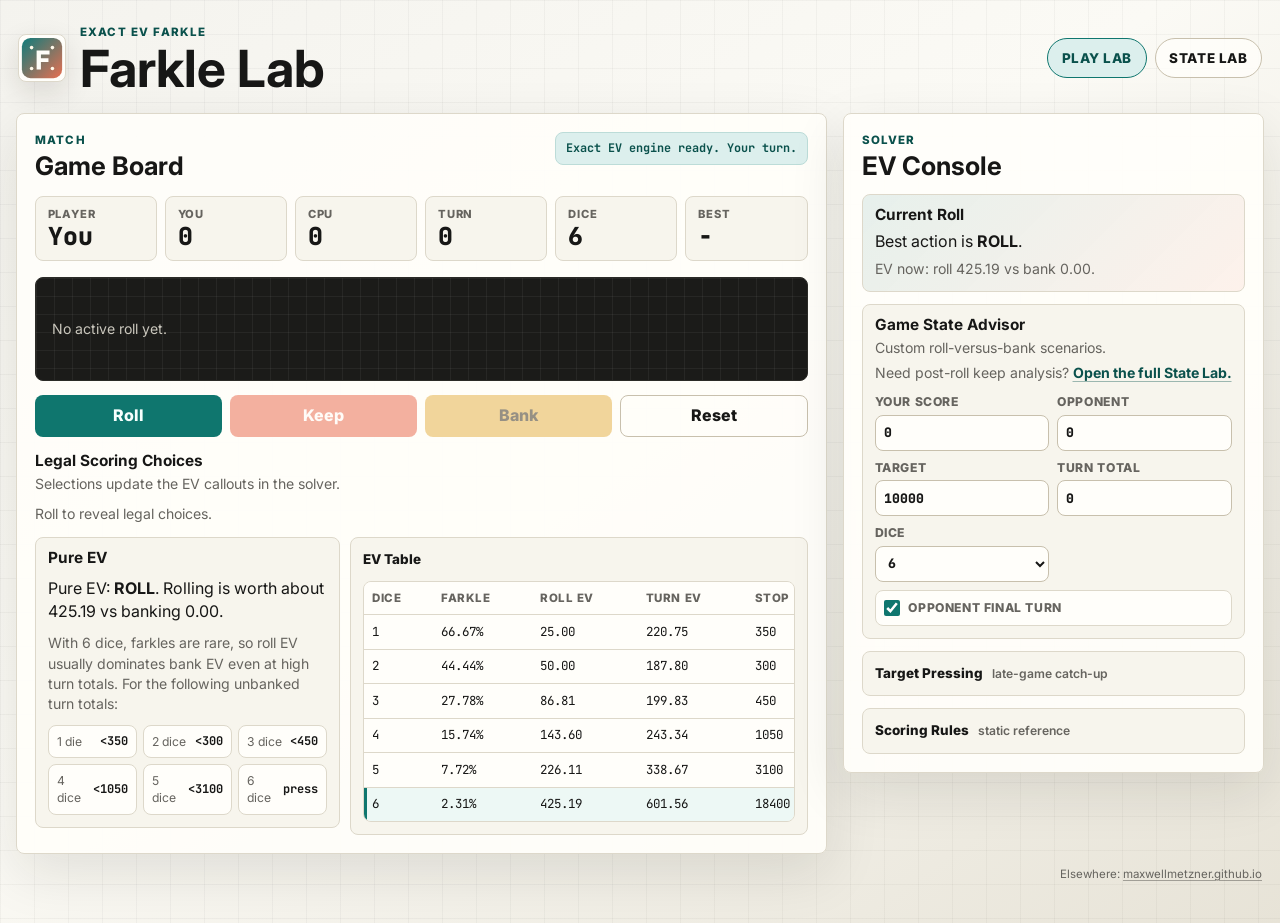
<file: index.html>
<!doctype html>
<html lang="en">
  <head>
    <meta charset="UTF-8" />
    <meta name="viewport" content="width=device-width, initial-scale=1.0" />
    <title>Farkle Lab</title>
    <meta
      name="description"
      content="Play Farkle, review exact EV strategy, and analyze custom game states."
    />
    <link rel="icon" href="icon.svg" type="image/svg+xml" />
    <link rel="apple-touch-icon" href="icon.svg" />
    <link rel="manifest" href="site.webmanifest" />
    <link rel="preconnect" href="https://fonts.googleapis.com" />
    <link rel="preconnect" href="https://fonts.gstatic.com" crossorigin />
    <link
      href="https://fonts.googleapis.com/css2?family=Inter:wght@400;500;600;700;800&family=JetBrains+Mono:wght@500;700&display=swap"
      rel="stylesheet"
    />
    <link rel="stylesheet" href="styles.css" />
  </head>
  <body>
    <main class="layout">
      <header class="app-header">
        <div class="brand-lockup">
          <img class="brand-icon" src="icon.svg" alt="" />
          <div>
            <p class="eyebrow">Exact EV Farkle</p>
            <h1>Farkle Lab</h1>
          </div>
        </div>

        <nav class="page-nav" aria-label="Pages">
          <a class="page-link page-link-active" href="./" aria-current="page">Play Lab</a>
          <a class="page-link" href="state-lab.html">State Lab</a>
        </nav>
      </header>

      <div class="workspace">
        <section class="surface game-panel" aria-labelledby="game-title">
          <div class="panel-title-row">
            <div>
              <p class="eyebrow">Match</p>
              <h2 id="game-title">Game Board</h2>
            </div>
            <span id="status-pill" class="status-pill">Your turn. Roll to begin.</span>
          </div>

          <div class="score-grid score-grid-two-player">
            <article>
              <h3>Player</h3>
              <p id="current-player" class="score-value">You</p>
            </article>
            <article>
              <h3>You</h3>
              <p id="human-score" class="score-value">0</p>
            </article>
            <article>
              <h3>CPU</h3>
              <p id="cpu-score" class="score-value">0</p>
            </article>
            <article>
              <h3>Turn</h3>
              <p id="turn-score" class="score-value">0</p>
            </article>
            <article>
              <h3>Dice</h3>
              <p id="dice-remaining" class="score-value">6</p>
            </article>
            <article>
              <h3>Best</h3>
              <p id="roll-potential" class="score-value">-</p>
            </article>
          </div>

          <div id="dice-tray" class="dice-tray" aria-live="polite"></div>

          <div class="button-row">
            <button id="roll-btn" class="btn btn-primary">Roll</button>
            <button id="keep-btn" class="btn btn-secondary">Keep</button>
            <button id="bank-btn" class="btn btn-warm">Bank</button>
            <button id="reset-btn" class="btn btn-ghost">Reset</button>
          </div>

          <div class="action-block">
            <div class="section-heading">
              <h3>Legal Scoring Choices</h3>
              <p class="hint">Selections update the EV callouts in the solver.</p>
            </div>
            <div id="actions-list" class="actions-list"></div>
          </div>

          <div class="game-analysis-grid">
            <section class="solver-block analysis" aria-labelledby="analysis-title">
              <div class="section-heading">
                <h3 id="analysis-title">Pure EV</h3>
                <p id="ev-recommendation">Roll if turn total is below threshold.</p>
                <p id="ev-explainer" class="hint">
                  Thresholds compare banking now against rolling again.
                </p>
              </div>
              <ul class="threshold-list">
                <li><span>1 die</span><strong>&lt;350</strong></li>
                <li><span>2 dice</span><strong>&lt;300</strong></li>
                <li><span>3 dice</span><strong>&lt;450</strong></li>
                <li><span>4 dice</span><strong>&lt;1050</strong></li>
                <li><span>5 dice</span><strong>&lt;3100</strong></li>
                <li><span>6 dice</span><strong>press</strong></li>
              </ul>
            </section>

            <details class="solver-block compact-details" open>
              <summary>EV Table</summary>
              <div class="table-wrap">
                <table>
                  <thead>
                    <tr>
                      <th>Dice</th>
                      <th>Farkle</th>
                      <th>Roll EV</th>
                      <th>Turn EV</th>
                      <th>Stop</th>
                    </tr>
                  </thead>
                  <tbody>
                    <tr data-ev-row="1"><td>1</td><td>66.67%</td><td>25.00</td><td>220.75</td><td>350</td></tr>
                    <tr data-ev-row="2"><td>2</td><td>44.44%</td><td>50.00</td><td>187.80</td><td>300</td></tr>
                    <tr data-ev-row="3"><td>3</td><td>27.78%</td><td>86.81</td><td>199.83</td><td>450</td></tr>
                    <tr data-ev-row="4"><td>4</td><td>15.74%</td><td>143.60</td><td>243.34</td><td>1050</td></tr>
                    <tr data-ev-row="5"><td>5</td><td>7.72%</td><td>226.11</td><td>338.67</td><td>3100</td></tr>
                    <tr data-ev-row="6"><td>6</td><td>2.31%</td><td>425.19</td><td>601.56</td><td>18400</td></tr>
                  </tbody>
                </table>
              </div>
            </details>
          </div>
        </section>

        <aside class="surface solver-panel" aria-labelledby="solver-title">
          <div class="panel-title-row solver-title-row">
            <div>
              <p class="eyebrow">Solver</p>
              <h2 id="solver-title">EV Console</h2>
            </div>
          </div>

          <section class="solver-block solver-focus" aria-labelledby="current-roll-title">
            <h3 id="current-roll-title">Current Roll</h3>
            <p id="optimal-action">Roll and choose dice to evaluate options.</p>
            <p id="optimal-action-ev" class="hint">Expected turn value: -</p>
          </section>

          <section class="solver-block advisor" aria-labelledby="advisor-title">
            <div class="section-heading">
              <h3 id="advisor-title">Game State Advisor</h3>
              <p class="hint">Custom roll-versus-bank scenarios.</p>
              <p class="hint">
                Need post-roll keep analysis?
                <a class="context-link" href="state-lab.html">Open the full State Lab.</a>
              </p>
            </div>

            <div class="advisor-grid">
              <label>
                Your Score
                <input id="advisor-your-score" type="number" min="0" step="100" value="0" />
              </label>
              <label>
                Opponent
                <input id="advisor-opponent-score" type="number" min="0" step="100" value="0" />
              </label>
              <label>
                Target
                <input id="advisor-target-score" type="number" min="1000" step="500" value="10000" />
              </label>
              <label>
                Turn Total
                <input id="advisor-turn-total" type="number" min="0" step="50" value="0" />
              </label>
              <label>
                Dice
                <select id="advisor-dice-remaining">
                  <option value="1">1</option>
                  <option value="2">2</option>
                  <option value="3">3</option>
                  <option value="4">4</option>
                  <option value="5">5</option>
                  <option value="6" selected>6</option>
                </select>
              </label>
              <label class="advisor-checkbox">
                <input id="advisor-opponents-last-turn" type="checkbox" checked />
                <span>Opponent final turn</span>
              </label>
            </div>

            <div id="advisor-result" class="result-panel result-panel-warning" hidden>
              <h4>State Warning</h4>
              <p id="advisor-recommendation">Enter a scenario to see the recommendation.</p>
              <p id="advisor-details" class="hint">Roll EV: -, Bank EV: -</p>
            </div>
          </section>

          <details class="solver-block compact-details">
            <summary>Target Pressing <span class="summary-note">late-game catch-up</span></summary>
            <p id="pressing-recommendation" class="hint">No target pressure right now.</p>
            <div class="table-wrap">
              <table>
                <thead>
                  <tr>
                    <th>Target</th>
                    <th>6-die Success</th>
                  </tr>
                </thead>
                <tbody>
                  <tr data-target-row="500"><td>500</td><td>57.26%</td></tr>
                  <tr data-target-row="1000"><td>1000</td><td>34.76%</td></tr>
                  <tr data-target-row="1500"><td>1500</td><td>18.94%</td></tr>
                  <tr data-target-row="2000"><td>2000</td><td>10.76%</td></tr>
                  <tr data-target-row="2500"><td>2500</td><td>6.53%</td></tr>
                  <tr data-target-row="3000"><td>3000</td><td>3.79%</td></tr>
                  <tr data-target-row="4000"><td>4000</td><td>1.29%</td></tr>
                </tbody>
              </table>
            </div>
          </details>

          <details class="solver-block compact-details scoring-condensed">
            <summary>Scoring Rules <span class="summary-note">static reference</span></summary>
            <div class="table-wrap">
              <table>
                <thead>
                  <tr>
                    <th>Pattern</th>
                    <th>Pts</th>
                  </tr>
                </thead>
                <tbody>
                  <tr><td>1</td><td>100</td></tr>
                  <tr><td>5</td><td>50</td></tr>
                  <tr><td>111</td><td>1000</td></tr>
                  <tr><td>222/333/444/555/666</td><td>200..600</td></tr>
                  <tr><td>4/5/6 of a kind</td><td>1000/2000/3000</td></tr>
                  <tr><td>Straight 1-6</td><td>1500</td></tr>
                  <tr><td>Three pairs</td><td>1500</td></tr>
                  <tr><td>4-kind + pair</td><td>1500</td></tr>
                  <tr><td>Two triplets</td><td>2500</td></tr>
                </tbody>
              </table>
            </div>
          </details>
        </aside>
      </div>

      <p class="site-signoff">
        Elsewhere:
        <a href="https://maxwellmetzner.github.io" target="_blank" rel="noopener noreferrer">
          maxwellmetzner.github.io
        </a>
      </p>
    </main>

    <script src="app.js"></script>
  </body>
</html>
</file>
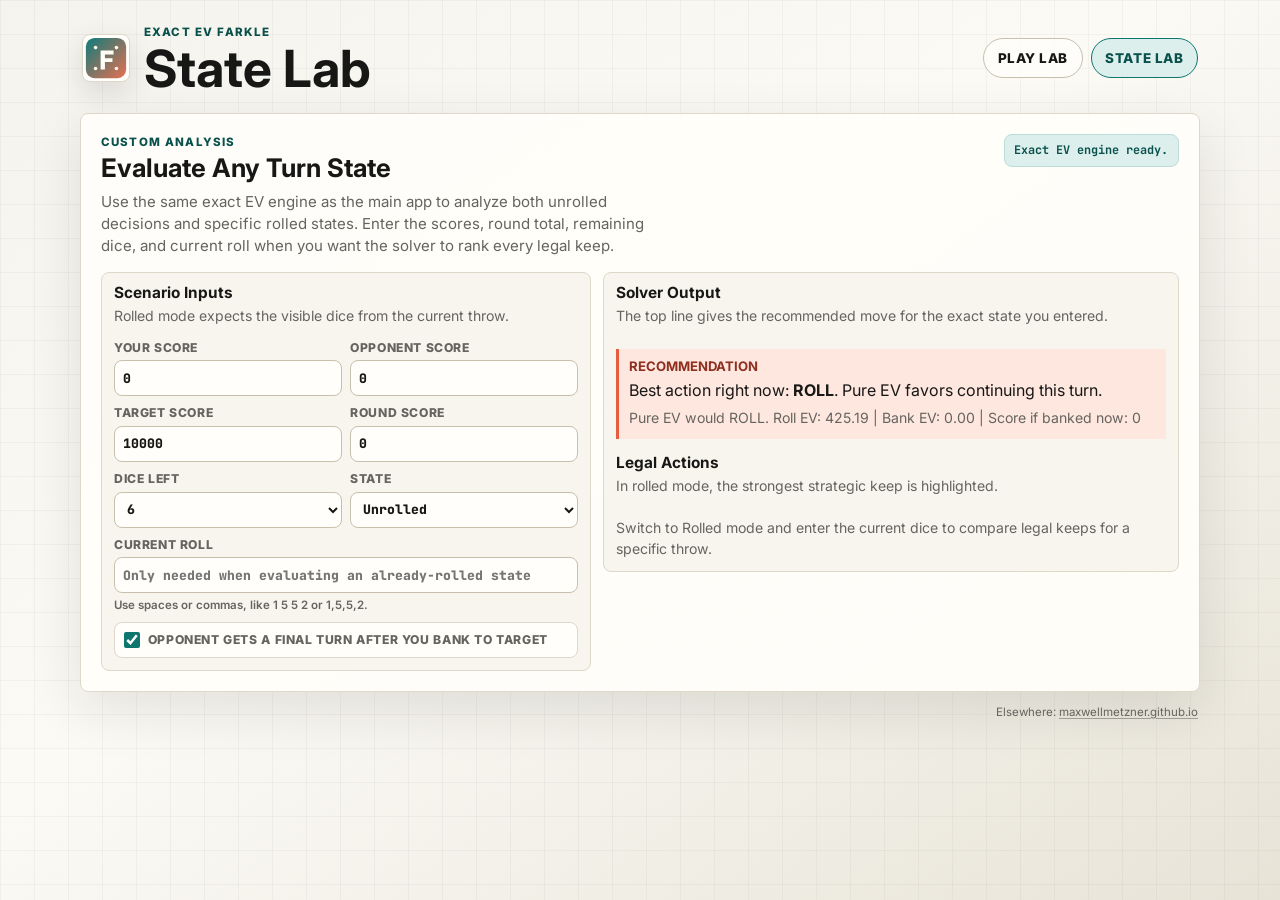
<file: state-lab.html>
<!doctype html>
<html lang="en">
  <head>
    <meta charset="UTF-8" />
    <meta name="viewport" content="width=device-width, initial-scale=1.0" />
    <title>State Lab | Farkle Lab</title>
    <meta
      name="description"
      content="Evaluate custom Farkle game states, compare bank-versus-roll EV, and rank legal keeps for specific rolls."
    />
    <link rel="icon" href="icon.svg" type="image/svg+xml" />
    <link rel="apple-touch-icon" href="icon.svg" />
    <link rel="manifest" href="site.webmanifest" />
    <link rel="preconnect" href="https://fonts.googleapis.com" />
    <link rel="preconnect" href="https://fonts.gstatic.com" crossorigin />
    <link
      href="https://fonts.googleapis.com/css2?family=Inter:wght@400;500;600;700;800&family=JetBrains+Mono:wght@500;700&display=swap"
      rel="stylesheet"
    />
    <link rel="stylesheet" href="styles.css" />
  </head>
  <body>
    <main class="layout layout-single">
      <header class="app-header">
        <div class="brand-lockup">
          <img class="brand-icon" src="icon.svg" alt="" />
          <div>
            <p class="eyebrow">Exact EV Farkle</p>
            <h1>State Lab</h1>
          </div>
        </div>

        <nav class="page-nav" aria-label="Pages">
          <a class="page-link" href="./">Play Lab</a>
          <a class="page-link page-link-active" href="state-lab.html" aria-current="page">State Lab</a>
        </nav>
      </header>

      <section class="surface state-lab-shell" aria-labelledby="state-lab-title">
        <div class="state-lab-hero">
          <div>
            <p class="eyebrow">Custom Analysis</p>
            <h2 id="state-lab-title">Evaluate Any Turn State</h2>
            <p class="state-lab-intro">
              Use the same exact EV engine as the main app to analyze both unrolled decisions and
              specific rolled states. Enter the scores, round total, remaining dice, and current
              roll when you want the solver to rank every legal keep.
            </p>
          </div>

          <span id="state-lab-status" class="status-pill">Building exact EV engine...</span>
        </div>

        <div class="state-lab-grid">
          <section class="solver-block state-lab-form-block" aria-labelledby="state-lab-inputs-title">
            <div class="section-heading">
              <h3 id="state-lab-inputs-title">Scenario Inputs</h3>
              <p class="hint">Rolled mode expects the visible dice from the current throw.</p>
            </div>

            <div class="advisor-grid state-lab-grid-fields">
              <label>
                Your Score
                <input id="state-lab-your-score" type="number" min="0" step="100" value="0" />
              </label>
              <label>
                Opponent Score
                <input id="state-lab-opponent-score" type="number" min="0" step="100" value="0" />
              </label>
              <label>
                Target Score
                <input id="state-lab-target-score" type="number" min="1000" step="500" value="10000" />
              </label>
              <label>
                Round Score
                <input id="state-lab-turn-total" type="number" min="0" step="50" value="0" />
              </label>
              <label>
                Dice Left
                <select id="state-lab-dice-remaining">
                  <option value="1">1</option>
                  <option value="2">2</option>
                  <option value="3">3</option>
                  <option value="4">4</option>
                  <option value="5">5</option>
                  <option value="6" selected>6</option>
                </select>
              </label>
              <label>
                State
                <select id="state-lab-roll-state">
                  <option value="unrolled" selected>Unrolled</option>
                  <option value="rolled">Rolled</option>
                </select>
              </label>
              <label class="state-lab-roll-field">
                Current Roll
                <input
                  id="state-lab-current-roll"
                  type="text"
                  inputmode="numeric"
                  autocomplete="off"
                  spellcheck="false"
                  placeholder="Example: 1 5 5 2"
                />
                <span class="field-note">Use spaces or commas, like 1 5 5 2 or 1,5,5,2.</span>
              </label>
              <label class="advisor-checkbox">
                <input id="state-lab-opponents-last-turn" type="checkbox" checked />
                <span>Opponent gets a final turn after you bank to target</span>
              </label>
            </div>
          </section>

          <section class="solver-block state-lab-output-block" aria-labelledby="state-lab-results-title">
            <div class="section-heading">
              <h3 id="state-lab-results-title">Solver Output</h3>
              <p class="hint">The top line gives the recommended move for the exact state you entered.</p>
            </div>

            <div id="state-lab-result" class="result-panel result-panel-warning">
              <h4>Recommendation</h4>
              <p id="state-lab-recommendation">Waiting for the solver.</p>
              <p id="state-lab-details" class="hint">Exact EV tables are loading.</p>
            </div>

            <div class="section-heading state-lab-actions-heading">
              <h3>Legal Actions</h3>
              <p class="hint">In rolled mode, the strongest strategic keep is highlighted.</p>
            </div>

            <div id="state-lab-actions" class="actions-list state-lab-actions"></div>
          </section>
        </div>
      </section>

      <p class="site-signoff">
        Elsewhere:
        <a href="https://maxwellmetzner.github.io" target="_blank" rel="noopener noreferrer">
          maxwellmetzner.github.io
        </a>
      </p>
    </main>

    <script src="app.js"></script>
  </body>
</html>
</file>
<file: styles.css>
:root {
  --bg: #f4f3ee;
  --bg-deep: #e7e3d7;
  --ink: #171716;
  --ink-muted: #66645f;
  --surface: #fffefa;
  --surface-subtle: #f7f5ed;
  --surface-strong: #1b1b19;
  --line: #ddd8ca;
  --line-strong: #c8c0ad;
  --primary: #0f766e;
  --primary-dark: #0a514c;
  --primary-soft: #dcefed;
  --accent: #e85d3f;
  --accent-soft: #fee7df;
  --warm: #e3aa37;
  --warm-soft: #fff1c7;
  --shadow: 0 18px 55px rgba(31, 28, 20, 0.11);
  --mono: "JetBrains Mono", "SFMono-Regular", Consolas, monospace;
  --sans: "Inter", system-ui, -apple-system, BlinkMacSystemFont, "Segoe UI", sans-serif;
}

* {
  box-sizing: border-box;
}

html {
  color-scheme: light;
}

body {
  margin: 0;
  min-height: 100vh;
  background:
    linear-gradient(rgba(23, 23, 22, 0.035) 1px, transparent 1px),
    linear-gradient(90deg, rgba(23, 23, 22, 0.035) 1px, transparent 1px),
    linear-gradient(145deg, var(--bg) 0%, #fbfaf5 45%, var(--bg-deep) 100%);
  background-size: 34px 34px, 34px 34px, 100% 100%;
  color: var(--ink);
  font-family: var(--sans);
  line-height: 1.45;
  overflow-x: hidden;
}

button,
input,
select {
  font: inherit;
}

button:focus-visible,
input:focus-visible,
select:focus-visible,
summary:focus-visible {
  outline: 3px solid rgba(15, 118, 110, 0.24);
  outline-offset: 2px;
}

.layout {
  width: min(1280px, calc(100vw - 32px));
  margin: 0 auto;
  padding: 24px 0 40px;
}

.layout-single {
  width: min(1120px, calc(100vw - 32px));
}

.app-header {
  min-height: 84px;
  display: flex;
  align-items: center;
  justify-content: space-between;
  gap: 20px;
  padding: 0 2px 20px;
}

.app-header > p {
  max-width: 360px;
  margin: 0;
  color: var(--ink-muted);
  font-size: 0.95rem;
  text-align: right;
}

.brand-lockup {
  display: flex;
  align-items: center;
  gap: 14px;
  min-width: 0;
}

.page-nav {
  display: flex;
  flex-wrap: wrap;
  justify-content: flex-end;
  gap: 8px;
}

.page-link {
  display: inline-flex;
  align-items: center;
  justify-content: center;
  min-height: 40px;
  padding: 0.52rem 0.86rem;
  border: 1px solid var(--line-strong);
  border-radius: 999px;
  background: rgba(255, 254, 250, 0.82);
  color: var(--ink);
  font-size: 0.84rem;
  font-weight: 800;
  letter-spacing: 0.04em;
  text-decoration: none;
  text-transform: uppercase;
  transition:
    background-color 160ms ease,
    border-color 160ms ease,
    color 160ms ease,
    transform 160ms ease;
}

.page-link:hover,
.page-link:focus-visible {
  border-color: var(--primary);
  color: var(--primary-dark);
  transform: translateY(-1px);
}

.page-link-active {
  border-color: var(--primary);
  background: var(--primary-soft);
  color: var(--primary-dark);
}

.brand-icon {
  width: 48px;
  height: 48px;
  border: 1px solid var(--line);
  border-radius: 8px;
  background: var(--surface);
  box-shadow: 0 10px 28px rgba(31, 28, 20, 0.12);
}

.eyebrow {
  margin: 0 0 3px;
  color: var(--primary-dark);
  font-size: 0.72rem;
  font-weight: 800;
  letter-spacing: 0.1em;
  text-transform: uppercase;
}

h1,
h2,
h3,
h4,
p {
  overflow-wrap: anywhere;
}

h1 {
  margin: 0;
  font-size: clamp(2rem, 4vw, 3.6rem);
  line-height: 0.96;
  letter-spacing: 0;
}

h2,
h3,
h4 {
  margin: 0;
  line-height: 1.1;
  letter-spacing: 0;
}

h2 {
  font-size: clamp(1.35rem, 2vw, 1.8rem);
}

h3 {
  font-size: 0.96rem;
}

h4 {
  font-size: 0.82rem;
  color: var(--ink-muted);
  text-transform: uppercase;
}

.workspace {
  display: grid;
  grid-template-columns: minmax(0, 1.5fr) minmax(360px, 0.78fr);
  align-items: start;
  gap: 16px;
  min-width: 0;
}

.site-signoff {
  margin: 12px 2px 0;
  color: var(--ink-muted);
  font-size: 0.72rem;
  text-align: right;
}

.site-signoff a {
  color: inherit;
  text-decoration-color: rgba(102, 100, 95, 0.55);
  text-underline-offset: 0.16em;
}

.site-signoff a:hover,
.site-signoff a:focus-visible {
  color: var(--ink);
  text-decoration-color: currentColor;
}

.surface {
  background: rgba(255, 254, 250, 0.94);
  border: 1px solid var(--line);
  border-radius: 8px;
  box-shadow: var(--shadow);
  min-width: 0;
}

.game-panel,
.solver-panel {
  padding: 18px;
}

.solver-panel {
  position: sticky;
  top: 16px;
  display: grid;
  gap: 12px;
}

.panel-title-row {
  display: flex;
  align-items: flex-start;
  justify-content: space-between;
  gap: 12px;
}

.solver-title-row {
  padding-bottom: 2px;
}

.status-pill {
  max-width: min(430px, 52%);
  color: var(--primary-dark);
  background: var(--primary-soft);
  border: 1px solid #bcdcd8;
  border-radius: 8px;
  padding: 0.46rem 0.6rem;
  font-family: var(--mono);
  font-size: 0.74rem;
  font-weight: 700;
  line-height: 1.35;
}

.score-grid {
  margin-top: 16px;
  display: grid;
  grid-template-columns: repeat(6, minmax(0, 1fr));
  gap: 8px;
}

.score-grid article {
  min-width: 0;
  border: 1px solid var(--line);
  border-radius: 8px;
  padding: 0.7rem 0.72rem;
  background: var(--surface-subtle);
}

.score-grid h3 {
  margin: 0;
  color: var(--ink-muted);
  font-size: 0.7rem;
  font-weight: 800;
  letter-spacing: 0.08em;
  text-transform: uppercase;
}

.score-value {
  margin: 0.25rem 0 0;
  font-family: var(--mono);
  font-size: clamp(1.16rem, 2vw, 1.55rem);
  font-weight: 800;
  line-height: 1;
}

.dice-tray {
  min-height: 104px;
  margin-top: 16px;
  padding: 16px;
  display: flex;
  flex-wrap: wrap;
  gap: 10px;
  align-items: center;
  border: 1px solid #2b2b27;
  border-radius: 8px;
  background:
    linear-gradient(rgba(255, 255, 255, 0.05) 1px, transparent 1px),
    linear-gradient(90deg, rgba(255, 255, 255, 0.05) 1px, transparent 1px),
    var(--surface-strong);
  background-size: 18px 18px;
  color: #eeede7;
}

.dice-tray .hint {
  color: #c9c6bc;
}

.die {
  width: 60px;
  height: 60px;
  display: grid;
  place-items: center;
  border: 1px solid #d9d4c6;
  border-radius: 8px;
  background: linear-gradient(145deg, #fffdf6 0%, #e7dfcf 100%);
  color: var(--ink);
  cursor: pointer;
  font-family: var(--mono);
  font-size: 1.32rem;
  font-weight: 800;
  box-shadow: 0 12px 24px rgba(0, 0, 0, 0.22);
  transition:
    transform 160ms ease,
    border-color 160ms ease,
    background 160ms ease,
    opacity 160ms ease;
}

.die:hover:not(:disabled) {
  transform: translateY(-2px);
}

.die-selected {
  border-color: #63d5c9;
  background: linear-gradient(145deg, #e4fffb 0%, #a8e6de 100%);
}

.die-blocked {
  opacity: 0.36;
  cursor: not-allowed;
}

.die-cpu-turn {
  border-color: #ecd08a;
}

.button-row {
  margin-top: 14px;
  display: grid;
  grid-template-columns: repeat(4, minmax(0, 1fr));
  gap: 8px;
}

.btn {
  min-height: 42px;
  min-width: 0;
  border: 1px solid transparent;
  border-radius: 8px;
  padding: 0.56rem 0.74rem;
  cursor: pointer;
  font-weight: 800;
  line-height: 1.1;
  transition:
    transform 160ms ease,
    background-color 160ms ease,
    border-color 160ms ease,
    color 160ms ease;
}

.btn:disabled {
  opacity: 0.48;
  cursor: not-allowed;
  transform: none;
}

.btn:hover:not(:disabled) {
  transform: translateY(-1px);
}

.btn-primary {
  background: var(--primary);
  color: #f7fffd;
}

.btn-primary:hover:not(:disabled) {
  background: var(--primary-dark);
}

.btn-secondary {
  background: var(--accent);
  color: #fffaf7;
}

.btn-secondary:hover:not(:disabled) {
  background: #c94b32;
}

.btn-warm {
  background: var(--warm);
  color: #251b06;
}

.btn-warm:hover:not(:disabled) {
  background: #cf9828;
}

.btn-ghost {
  background: transparent;
  border-color: var(--line-strong);
  color: var(--ink);
}

.btn-ghost:hover:not(:disabled) {
  background: var(--surface-subtle);
}

.action-block {
  margin-top: 16px;
}

.game-analysis-grid {
  margin-top: 12px;
  display: grid;
  grid-template-columns: minmax(240px, 0.8fr) minmax(420px, 1.2fr);
  gap: 10px;
  align-items: start;
}

.section-heading {
  display: grid;
  gap: 4px;
}

.hint {
  margin: 0;
  color: var(--ink-muted);
  font-size: 0.88rem;
}

.context-link {
  color: var(--primary-dark);
  font-weight: 700;
  text-decoration-color: rgba(10, 81, 76, 0.38);
  text-underline-offset: 0.18em;
}

.context-link:hover,
.context-link:focus-visible {
  color: var(--primary);
  text-decoration-color: currentColor;
}

.actions-list {
  max-height: 190px;
  margin-top: 10px;
  display: grid;
  gap: 6px;
  overflow: auto;
  padding-right: 2px;
}

.action-item {
  margin: 0;
  padding: 0.58rem 0.68rem;
  border: 1px solid var(--line);
  border-radius: 8px;
  background: #fffaf0;
  color: var(--ink);
  font-family: var(--mono);
  font-size: 0.8rem;
  font-weight: 700;
  text-align: left;
}

.action-item-active {
  border-color: var(--primary);
  background: var(--primary-soft);
  color: var(--primary-dark);
}

.solver-block {
  border: 1px solid var(--line);
  border-radius: 8px;
  background: var(--surface-subtle);
  padding: 12px;
  min-width: 0;
}

.solver-focus {
  background:
    linear-gradient(135deg, rgba(15, 118, 110, 0.1), rgba(232, 93, 63, 0.08)),
    var(--surface);
}

.solver-focus p,
.analysis p,
.result-panel p {
  margin: 0.38rem 0 0;
}

.advisor-grid {
  display: grid;
  grid-template-columns: repeat(2, minmax(0, 1fr));
  gap: 8px;
  margin-top: 10px;
}

.advisor-grid label {
  display: grid;
  gap: 4px;
  min-width: 0;
  color: var(--ink-muted);
  font-size: 0.76rem;
  font-weight: 800;
  letter-spacing: 0.05em;
  text-transform: uppercase;
}

.advisor-grid input:not([type="checkbox"]),
.advisor-grid select {
  width: 100%;
  min-height: 36px;
  border: 1px solid var(--line-strong);
  border-radius: 8px;
  padding: 0.43rem 0.5rem;
  background: var(--surface);
  color: var(--ink);
  font-family: var(--mono);
  font-size: 0.82rem;
}

.advisor-grid label.advisor-checkbox {
  grid-column: 1 / -1;
  min-height: 36px;
  display: flex;
  align-items: center;
  gap: 8px;
  padding: 0.45rem 0.55rem;
  border: 1px solid var(--line);
  border-radius: 8px;
  background: var(--surface);
  line-height: 1.25;
}

.advisor-grid label.advisor-checkbox span {
  min-width: 0;
}

.advisor-grid label.advisor-checkbox input {
  width: 1rem;
  height: 1rem;
  margin: 0;
  accent-color: var(--primary);
}

.result-panel {
  margin-top: 10px;
  padding: 10px;
  border-left: 3px solid var(--primary);
  background: var(--surface);
}

.result-panel[hidden] {
  display: none;
}

.result-panel-warning {
  border-color: var(--accent);
  background: var(--accent-soft);
}

.result-panel-warning h4 {
  color: #8f2f1f;
}

.state-lab-shell {
  padding: 20px;
  display: grid;
  gap: 16px;
}

.state-lab-hero {
  display: flex;
  align-items: flex-start;
  justify-content: space-between;
  gap: 16px;
}

.state-lab-intro {
  max-width: 64ch;
  margin: 0.58rem 0 0;
  color: var(--ink-muted);
  font-size: 0.94rem;
}

.state-lab-grid {
  display: grid;
  grid-template-columns: minmax(320px, 0.92fr) minmax(0, 1.08fr);
  gap: 12px;
  align-items: start;
}

.state-lab-form-block,
.state-lab-output-block {
  display: grid;
  gap: 12px;
}

.state-lab-grid-fields {
  margin-top: 0;
}

.state-lab-roll-field {
  grid-column: 1 / -1;
}

.field-note {
  color: var(--ink-muted);
  font-size: 0.72rem;
  font-weight: 600;
  letter-spacing: 0;
  text-transform: none;
}

.state-lab-actions {
  max-height: none;
}

.state-lab-actions-heading {
  margin-top: 4px;
}

.state-lab-action-card {
  display: grid;
  gap: 5px;
}

.state-lab-action-title,
.state-lab-action-detail {
  margin: 0;
}

.state-lab-action-title {
  color: var(--ink);
  font-size: 0.8rem;
}

.state-lab-action-detail {
  color: var(--ink-muted);
  font-size: 0.72rem;
  font-weight: 700;
}

.threshold-list {
  display: grid;
  grid-template-columns: repeat(3, minmax(0, 1fr));
  gap: 6px;
  margin: 10px 0 0;
  padding: 0;
  list-style: none;
}

.threshold-list li {
  display: flex;
  align-items: center;
  justify-content: space-between;
  gap: 6px;
  min-width: 0;
  border: 1px solid var(--line);
  border-radius: 8px;
  padding: 0.42rem 0.48rem;
  background: var(--surface);
  font-size: 0.76rem;
}

.threshold-list span {
  color: var(--ink-muted);
}

.threshold-list strong {
  font-family: var(--mono);
  font-size: 0.75rem;
}

.compact-details {
  padding: 0;
  overflow: hidden;
}

.compact-details summary {
  cursor: pointer;
  padding: 12px;
  color: var(--ink);
  font-size: 0.84rem;
  font-weight: 800;
  list-style-position: outside;
}

.summary-note {
  margin-left: 6px;
  color: var(--ink-muted);
  font-size: 0.76rem;
  font-weight: 600;
}

.compact-details .table-wrap,
.compact-details > .hint {
  margin: 0 12px 12px;
}

.table-wrap {
  overflow-x: auto;
  border: 1px solid var(--line);
  border-radius: 8px;
  background: var(--surface);
}

table {
  width: 100%;
  min-width: 460px;
  border-collapse: collapse;
}

th,
td {
  border-bottom: 1px solid var(--line);
  padding: 0.48rem 0.52rem;
  text-align: left;
  white-space: nowrap;
}

tr:last-child td {
  border-bottom: 0;
}

th {
  color: var(--ink-muted);
  font-size: 0.72rem;
  font-weight: 800;
  letter-spacing: 0.05em;
  text-transform: uppercase;
}

td {
  font-family: var(--mono);
  font-size: 0.78rem;
}

.scoring-condensed table {
  min-width: 300px;
}

.row-active {
  background: #edf8f5;
}

.row-active td:first-child {
  box-shadow: inset 3px 0 0 var(--primary);
}

@media (max-width: 1100px) {
  .workspace {
    grid-template-columns: 1fr;
  }

  .solver-panel {
    position: static;
    grid-template-columns: repeat(2, minmax(0, 1fr));
  }

  .solver-panel > .solver-title-row,
  .solver-panel > .advisor {
    grid-column: 1 / -1;
  }
}

@media (max-width: 820px) {
  .app-header {
    align-items: flex-start;
    flex-direction: column;
    gap: 12px;
  }

  .app-header > p {
    max-width: none;
    text-align: left;
  }

  .panel-title-row {
    flex-direction: column;
  }

  .status-pill {
    max-width: 100%;
  }

  .score-grid {
    grid-template-columns: repeat(3, minmax(0, 1fr));
  }

  .solver-panel {
    grid-template-columns: 1fr;
  }

  .game-analysis-grid {
    grid-template-columns: 1fr;
  }

  .site-signoff {
    text-align: left;
  }

  .page-nav,
  .state-lab-hero {
    width: 100%;
    justify-content: flex-start;
  }

  .state-lab-hero,
  .state-lab-grid {
    grid-template-columns: 1fr;
    flex-direction: column;
  }
}

@media (max-width: 600px) {
  .layout {
    width: 100%;
    padding: 14px 10px 28px;
  }

  .game-panel,
  .solver-panel,
  .state-lab-shell {
    padding: 12px;
  }

  .score-grid,
  .advisor-grid,
  .threshold-list {
    grid-template-columns: repeat(2, minmax(0, 1fr));
  }

  .button-row {
    grid-template-columns: repeat(2, minmax(0, 1fr));
  }

  .btn {
    font-size: 0.94rem;
  }

  .page-link {
    flex: 1 1 140px;
  }

  .dice-tray {
    min-height: 92px;
    padding: 12px;
  }

  .die {
    width: 52px;
    height: 52px;
    font-size: 1.15rem;
  }

  table {
    min-width: 420px;
  }
}

@media (max-width: 400px) {
  .score-grid {
    grid-template-columns: 1fr 1fr;
  }

  .threshold-list {
    grid-template-columns: 1fr;
  }
}
</file>
